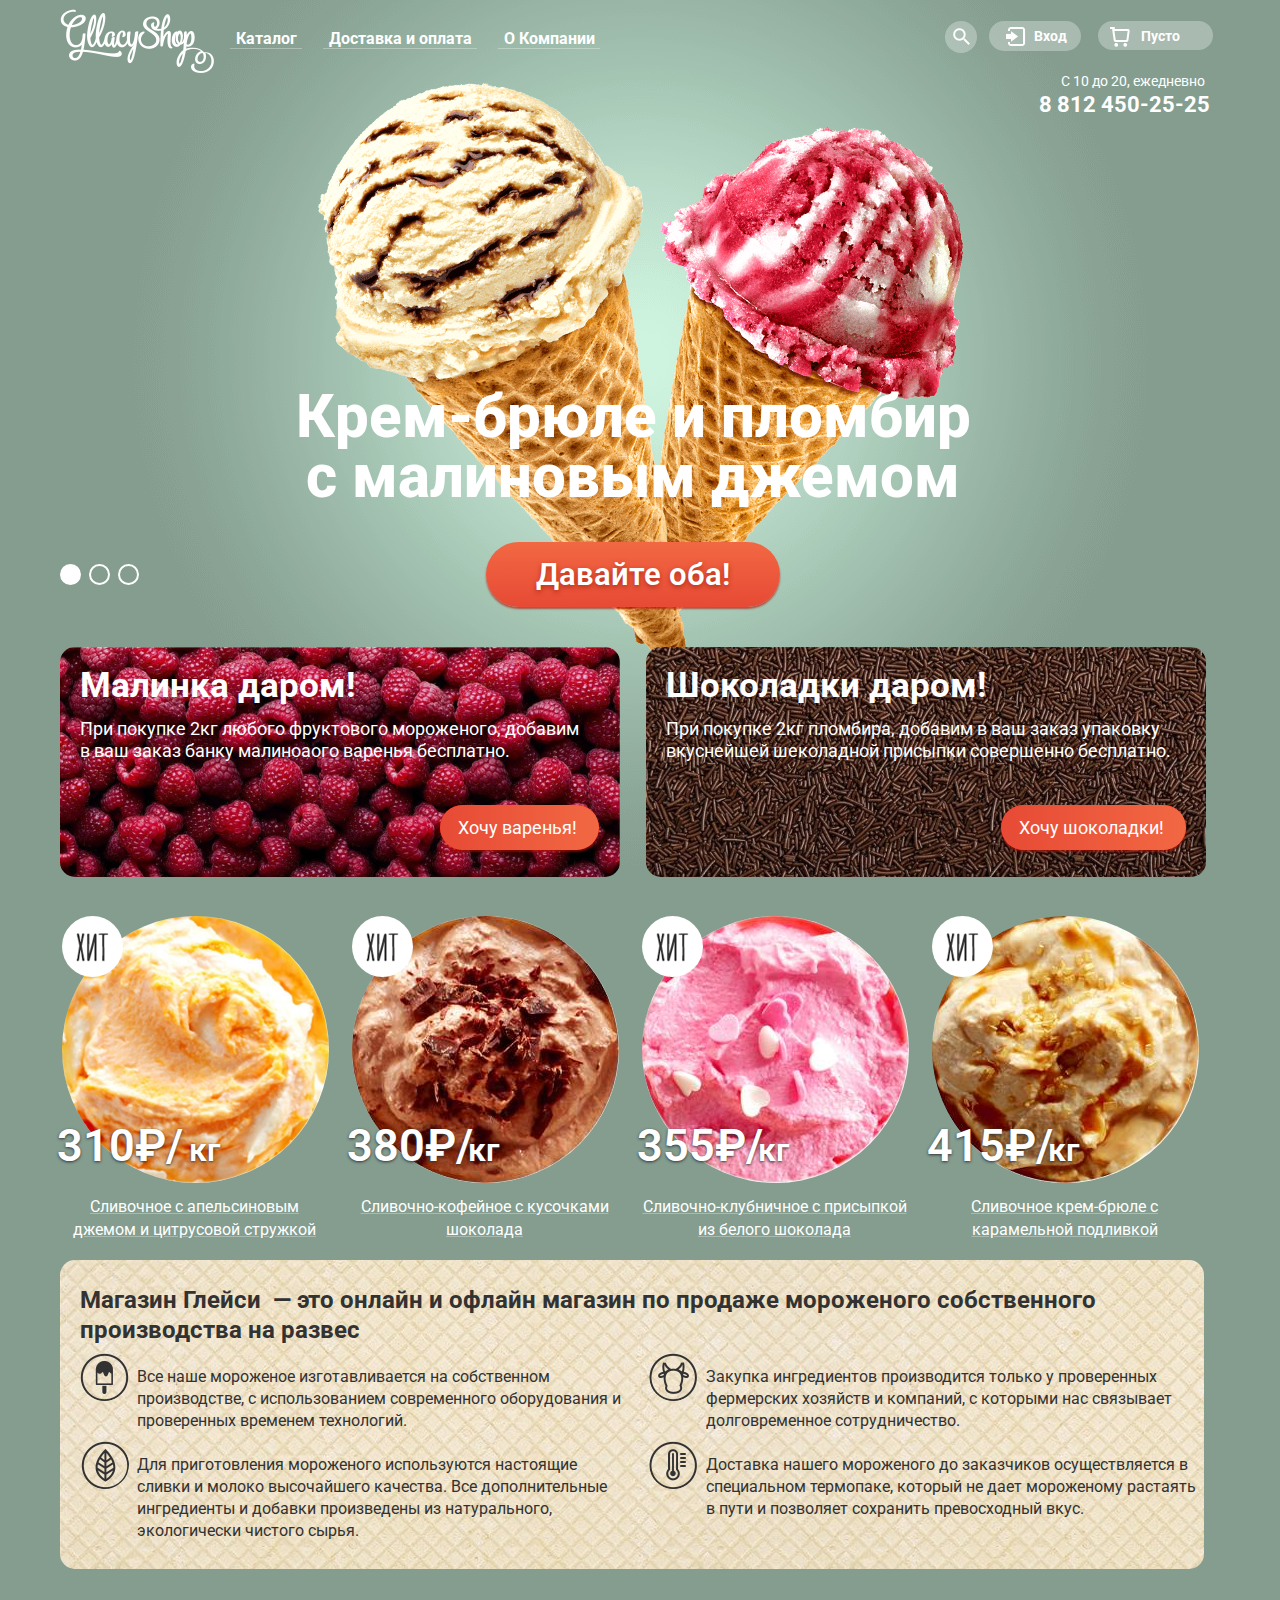
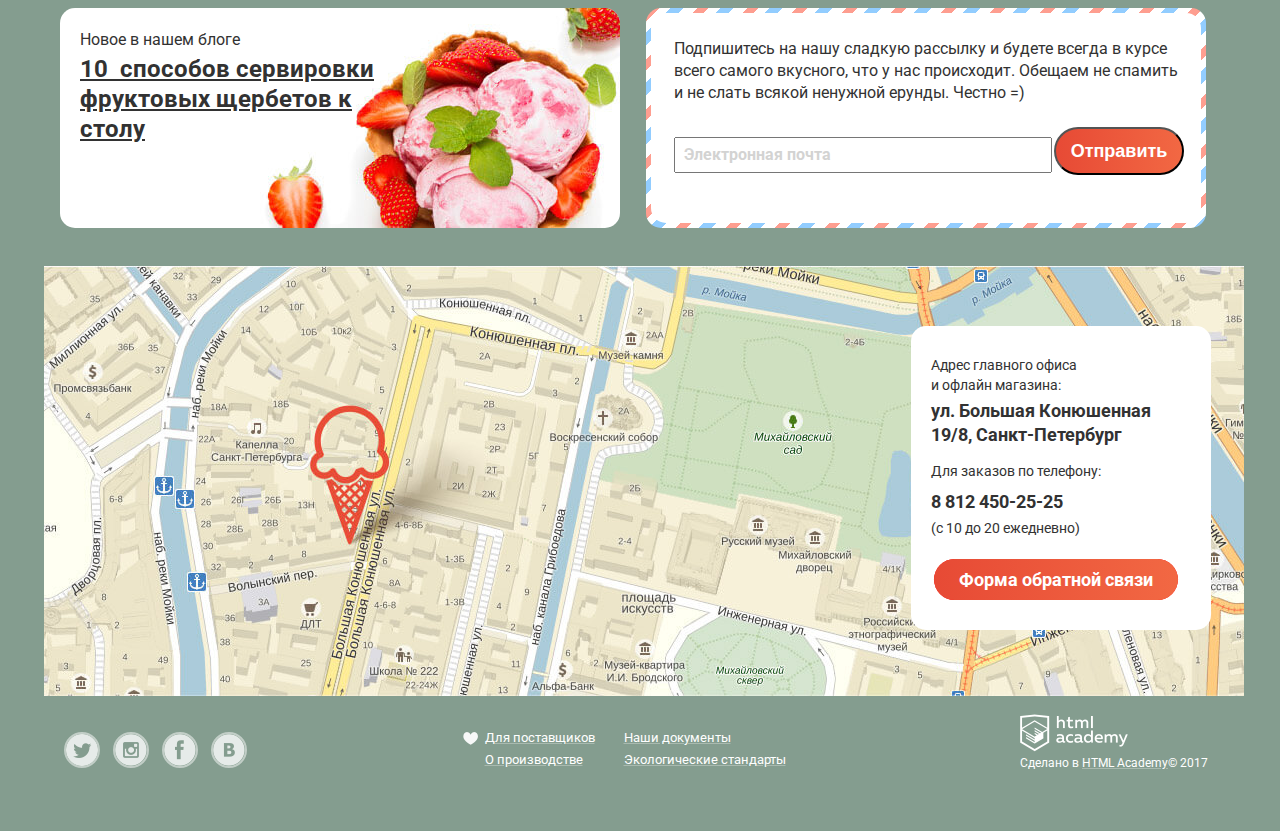
<file: index.html>
<!DOCTYPE html>
<html lang="ru">
  <head>
    <meta charset="utf-8">
    <title>HTML Academy: Глейси</title>
		<link rel="stylesheet" href="https://fonts.googleapis.com/css?family=Roboto:400,700&amp;subset=cyrillic" >
		<link rel="stylesheet" href="css/normalize.css">
		<link rel="stylesheet" href="css/style.css">
  </head>
  <body>
		<input type="radio" id="btn-1" name="toggle" checked>
    <input type="radio" id="btn-2" name="toggle">
    <input type="radio" id="btn-3" name="toggle">			
		<div class="site-wrapper">
			<div class="content-wrapper">
				<header class="main-header header-catalog">
				<nav class="main-navigation">
					<a class="index-logo"><img src="img/Logo.png" width="154" height="64" alt="Logo"></a>
					<ul>
						<li class="first-menu one-units"><a class="menu-link" href="#">Каталог</a>
							<ul class="sub-menu">
								<li><a href="#">Новинки</a></li>
								<li><a href="catalog.html">Сливочное</a></li>
								<li><a href="#">Щербеты</a></li>
								<li><a href="#">Фруктовый лед</a></li>
								<li><a href="#">Мелорин</a></li>
							</ul>
						</li>				
						<li class="first-menu two-units"><a class="menu-link" href="#">Доставка и оплата</a></li>
						<li class="first-menu three-units"><a class="menu-link" href="#">О Компании</a></li>
					</ul>
				</nav>
				<div class="second-block">
					<div class="user-block">
						<div class="search-wrapper">
							<a href="#" class="users user-search">Поиск</a>
							<form class="search-form" action="https://echo.htmlacademy.ru" method="post">
								<input class="enter-search" id="what-look" type="search" >
								<label class="write-search" for="what-look">Что ищем?</label>
							</form>
						</div>	
						<div class="login-wrapper">
							<a class="users login" href="#">Вход</a>
							<form class="login-form" action="https://echo.htmlacademy.ru" method="post">
								<input class="login-email" id="email" type="email" name="email">
								<label class="label-email" for="email">Электронная почта</label>
								<input class="login-pas" id="password-label" type="password" name="password">
								<label class="label-password" for="password-label">Пароль</label>
								<div class="login-buttons clearfix">
									<input class="login-button-enter" type="submit" name="enter" value="ВОЙТИ">
									<div class="login-check">
										<a href="#">Забыли пароль?</a>
										<a href="#">Новая регистрация</a>
									</div>
								</div>
							</form>
						</div>
						<div class="basket-wrapper">
							<a class="users basket" href="#">&#160;Пусто&#160;</a>
						</div>	
					</div>
					<div class="user-info">
						<p>C 10 до 20, ежедневно</p>
						<a href="tel:8812450-25-25">8 812 450-25-25</a>
					</div>	
				</div>
				</header>
				<main>
					<div class="slider">
						<div class="slide" id="slide1">
							<div class="slide-title">Крем-брюле и пломбир с малиновым джемом
							</div>
							<a class="slide-btn" href="#">Давайте оба!</a>
						</div>
						<div class="slide" id="slide2">
							<div class="slide-title">Шоколадный пломбир и лимонный сорбет
							</div>
							<a class="slide-btn" href="#">Давайте оба!</a>
						</div>
						<div class="slide" id="slide3">
							<div class="slide-title">Пломбир с помадкой и клубничный щербет
							</div>
							<a class="slide-btn" href="#">Давайте оба!</a>
						</div>
						<div class="slider-controls">
							<label for="btn-1"></label>
							<label for="btn-2"></label>
							<label for="btn-3"></label>
						</div>
					</div>
					<section class="promotional-offers clearfix ">	
						<h2>promotional offers</h2>
						<div class="promotional-left">
							<div class="promotional-item">
								<h3>Малинка даром!</h3>
								<p>При покупке 2кг любого фруктового мороженого, добавим в ваш заказ банку малиноаого варенья бесплатно.</p>
							</div>
							<a href="#">Хочу варенья!</a>
						</div>
						<div class="promotional-right">
							<div class="promotional-item">
								<h3>Шоколадки даром!</h3>
								<p>При покупке 2кг пломбира, добавим в ваш заказ упаковку вкуснейшей шеколадной присыпки совершенно бесплатно.</p>
							</div>
							<a href="#">Хочу шоколадки!</a>
						</div>
					</section>	
					<section class="index-content clearfix">
						<h2>Хиты продаж</h2>
						<article class="catalog-item">
							<div class="hit">
							</div>
							<img src="img/orange.jpg" width="267" height="267" alt="Сливочное с апельсиновым джемом и цитрусовой стружкой">
							<span class="price">310&#8381;/
								<span class="units">кг</span>
							</span>
							<p><a class="purchase-link" href="#"><span>Сливочное с апельсиновым джемом и цитрусовой стружкой</span></a></p>
							<div class="quick-view-wrap">
								<a class="quick-view" href="#" target="_blank">Быстрый просмотр</a>
							</div>
						</article>
						<article class="catalog-item">
							<div class="hit">
							</div>
							<img src="img/coffee.jpg" width="267" height="267" alt="Сливочно-кофейное с кусочками шоколада">
							<span class="price">380&#8381;/<span class="units">кг</span></span>
							<p><a class="purchase-link" href="#"><span>Сливочно-кофейное с кусочками шоколада</span></a></p>
							<div class="quick-view-wrap">
								<a class="quick-view" href="#" target="_blank">Быстрый просмотр</a>
							</div>
						</article>
						<article class="catalog-item">
							<div class="hit">
							</div>
							<img src="img/strawberry.jpg" width="267" height="267" alt="Сливочно-клубничное с присыпкой из белого шоколада">
							<span class="price">355&#8381;/<span class="units">кг</span></span>
							<p><a class="purchase-link" href="#"><span>Сливочно-клубничное с присыпкой из белого шоколада</span></a></p>
							<div class="quick-view-wrap">
								<a class="quick-view" href="#" target="_blank">Быстрый просмотр</a>
							</div>
						</article>
						<article class="catalog-item margin-none">
							<div class="hit">
							</div>
							<img src="img/creme-brulee.jpg" width="267" height="267" alt="Сливочное крем-брюле с карамельной подливкой">
							<span class="price">415&#8381;/<span class="units">кг</span></span>
							<p><a class="purchase-link" href="#"><span>Сливочное крем-брюле с карамельной подливкой</span></a></p>
							<a class="quick-view" href="#" target="_blank">Быстрый просмотр</a>
						</article>
					</section>	
					<section class="our-production" >
						<h2>Магазин Глейси   &nbsp;— это онлайн и офлайн магазин по продаже мороженого собственного производства на развес</h2>
						<div class="production-wrapper">
							<div class="production-item">
								<p class="ice-paragraph">Все наше мороженое изготавливается на собственном производстве, с использованием современного оборудования и проверенных временем технологий.</p>
								<p class="sheet-paragraph">Для приготовления мороженого используются настоящие сливки и молоко высочайшего качества. Все дополнительные ингредиенты и добавки произведены из натурального, экологически чистого сырья.</p> 
							</div>
							<div class="production-item">
								<p class="cow-paragraph">Закупка ингредиентов  производится только у проверенных фермерских хозяйств и компаний, с которыми нас связывает долговременное сотрудничество.</p>
								<p class="thermometr-paragraph">Доставка нашего мороженого до заказчиков осуществляется в специальном термопаке, который не дает мороженому растаять в пути и позволяет сохранить превосходный вкус.</p>
							</div>
						</div>
					</section>
					<section class="blog clearfix">
						<h3>BLOG</h3>
						<div class="blog-info">
							<p>Новое в нашем блоге</p>
							<a href="#">10 &#160;способов сервировки фруктовых щербетов к столу</a>
						</div>
						<div class="blog-wrapper">
							<div class="blog-form clearfix">
								<p>Подпишитесь на нашу сладкую рассылку и будете всегда в курсе всего самого вкусного, что у нас происходит. Обещаем не спамить и не слать всякой ненужной ерунды. Честно =) </p>
								<form class="news-form" action="https://echo.htmlacademy.ru" method="post">
									<input class="enter-email-blog" type="email" name="email"  id="email-blog">
									<label class="label-email-blog" for="email-blog">Электронная почта</label>
									<button class="btn" type="submit">Отправить</button>
								</form>
							</div>	
						</div>
					</section>
					<section class="about-us">
						<h3>about-us</h3>
						<img src="img/map.jpg" width="1200" height="430" alt="MAP">
						<div class="our-adress">
							<p>Адрес главного офиса<br>
							и офлайн магазина:</p>
							<p><b>ул. Большая Конюшенная<br> 19/8, Санкт-Петербург</b></p>
							<p>Для заказов по телефону:</p>
							<p><a href="tel:8812450-25-25"><b>8 812 450-25-25</b></a></p>
							<p>(с 10 до 20 ежедневно)</p>
							<p><a href="modal-content.html" class="feedback-btn">Форма обратной связи</a></p>
						</div>
					</section>
				</main>
				<div class="modal-wrapper">
				 	<div class="modal-content">
				  	<button class="modal-content-close" type="button" title="Закрыть">Закрыть</button>
					  <form class="feedback-form" action="https://echo.htmlacademy.ru" method="post">
							<b>Мы обязательно вам ответим!</b>
							<input class="modal-name" type="text" id="name" name="name">
							<label for="name">Как вас зовут?</label>
							<input class="modal-email" type="email" id="email-adress" name="email">
							<label for="email-adress">Ваша почта для ответа?</label>
							<textarea  class="modal-suggestions" id="suggestions" name="suggestions"></textarea>
							<label for="suggestions">Напишите что нибудь</label>
							<input class="suggestions-btn" type="submit" name="submit" value="Отправить">
						</form>
					</div>	
				</div>
				<footer class="main-footer">
					<section class="footer-social">
						<h3>social</h3>
						<a class="social social-tw" href="https://twitter.com/?lang=ru" target="_blank">Твитер</a>
						<a class="social social-inst" href="https://www.instagram.com/" target="_blank">Инстаграм</a>
						<a class="social social-fb" href="https://www.facebook.com/" target="_blank">Фейсбук</a>
						<a class="social social-vk" href="https://vk.com/feed" target="_blank">Вконтакте</a>
					</section>
					<div class="documentation-unit">
						<a class="doc-item for-suppliers" href="#"><span>Для поставщиков</span></a>
						<a class="doc-item about-production" href="#"><span>О производстве</span></a>
						<a class="doc-item our-documents" href="#"><span>Наши документы</span></a>
						<a class="doc-item environmental-standards" href="#"><span>Экологические стандарты</span></a>
					</div>
					<div class="copyright">
						<a class="btn" href="https://htmlacademy.ru"><img src="img/html_academy.png" width="108" height="38" alt="HTML Academy"></a>
						<p>Сделано в <a class="btn-text" href="https://htmlacademy.ru"><span>HTML Academy</span></a>&#169; 2017</p>
					</div>
				</footer>
			</div>
		</div>
  </body>
</html>
</file>
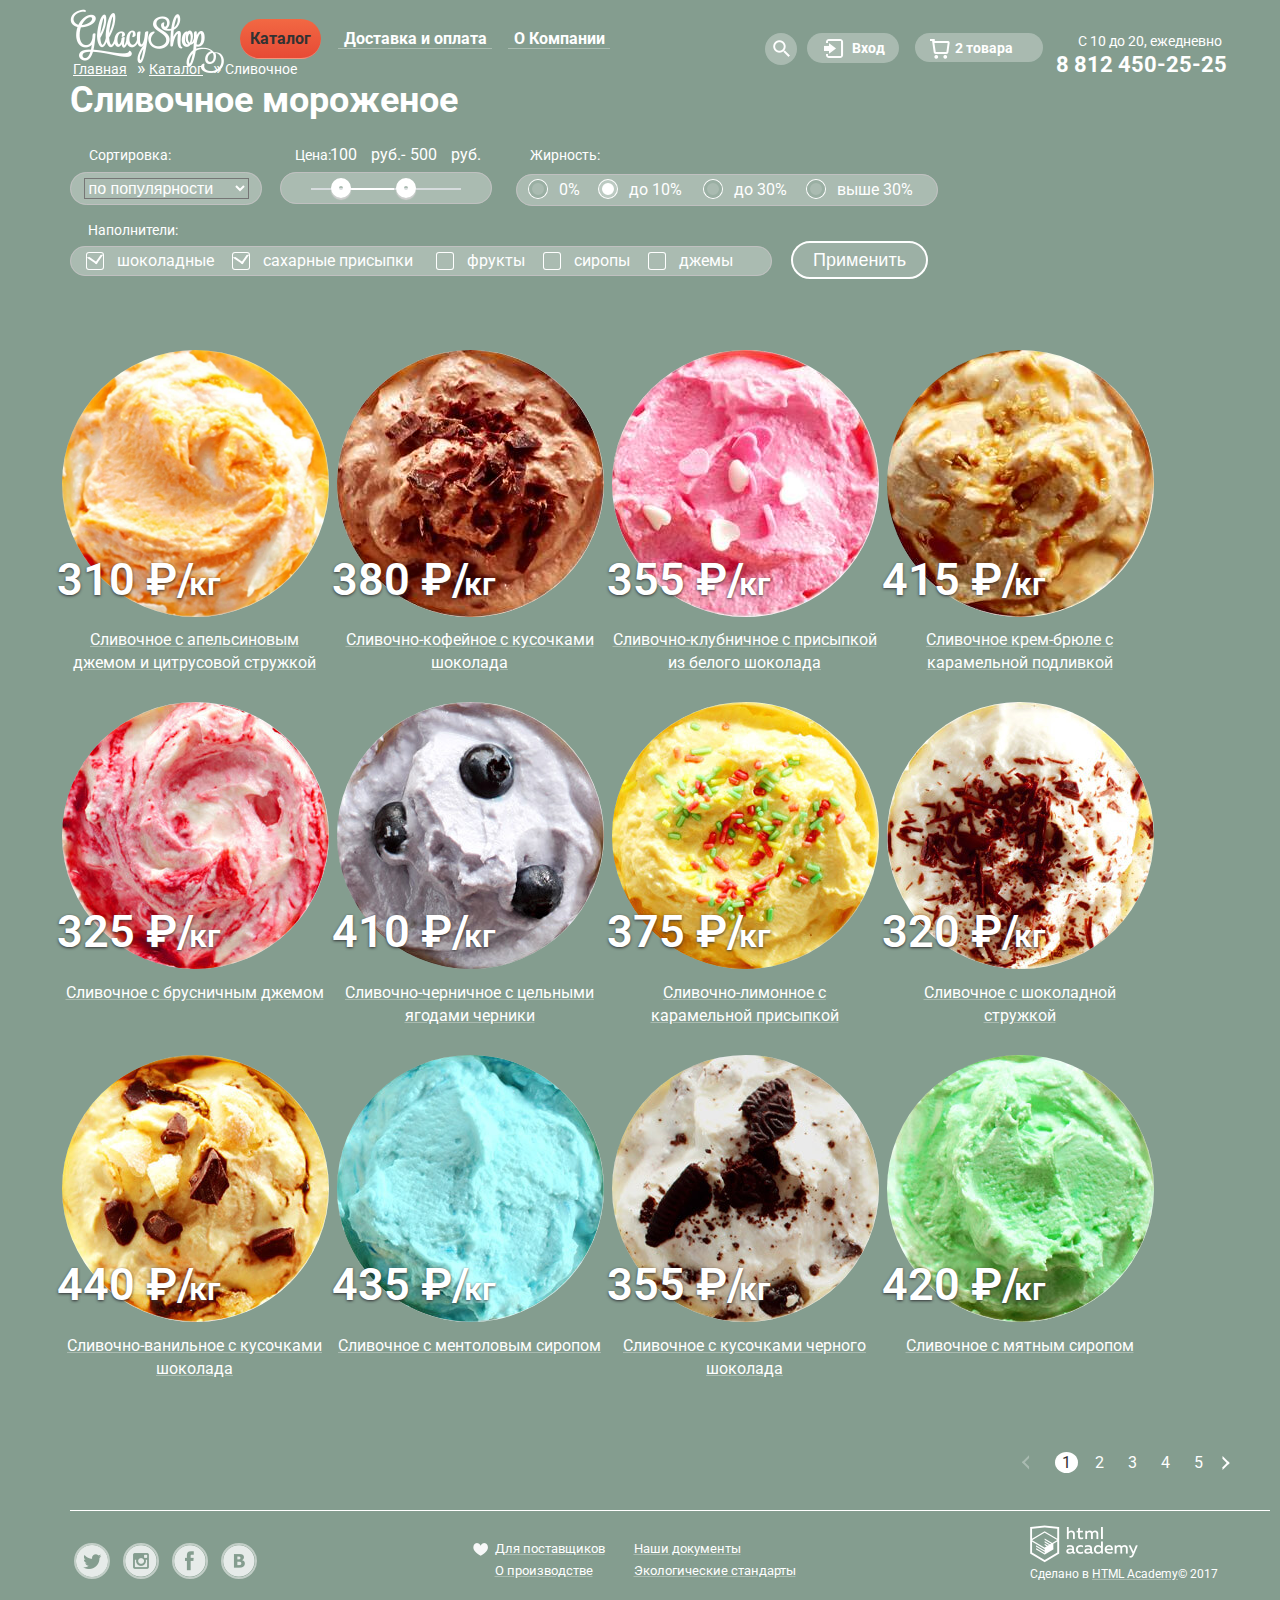
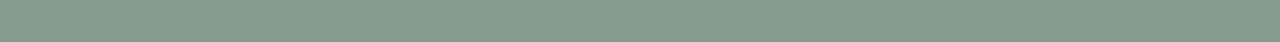
<file: catalog.html>
<!DOCTYPE html>
<html lang="ru">
	<head>
    <meta charset="utf-8">
    <title>HTML Academy: Глейси</title>
		<link rel="stylesheet" href="https://fonts.googleapis.com/css?family=Roboto:400,700&amp;subset=cyrillic" >
		<link rel="stylesheet" href="css/normalize.css">
		<link rel="stylesheet" href="css/style.css">
  </head>
  <body>
		<div class="catalog-page">
			<div class="content-wrapper">
				<header class="main-header">
					<nav class="main-navigation">
						<a class="index-logo" href="index.html"><img src="img/Logo.png" width="154" height="64" alt="Logo"></a>
						<ul>
							<li class="first-menu one-units active"><a class="menu-link">Каталог</a>
								<ul class="sub-menu">
									<li><a href="#">Новинки</a></li>
									<li class="sub-menu-active"><a>Сливочное</a></li>
									<li><a href="#">Щербеты</a></li>
									<li><a href="#">Фруктовый лед</a></li>
									<li><a href="#">Мелорин</a></li>
								</ul>
							</li>				
							<li class="first-menu two-units"><a class="menu-link" href="#">Доставка и оплата</a></li>
							<li class="first-menu three-units"><a class="menu-link" href="#">О Компании</a></li>
						</ul>
					</nav>
					<div class="second-block">
						<div class="second-block">
					<div class="user-block">
						<div class="active-user-block  search-wrapper">
							<a href="#" class="users user-search">Поиск</a>
							<form class="search-form" action="https://echo.htmlacademy.ru" method="post">
								<input class="enter-search" id="what-look" type="search" >
								<label class="write-search" for="what-look">Что ищем?</label>
							</form>
						</div>	
						<div class="active-user-block  login-wrapper">
							<a class="users login" href="#">Вход</a>
							<form class="login-form" action="https://echo.htmlacademy.ru" method="post">
								<input class="login-email" id="email" type="email" name="email">
								<label class="label-email" for="email">Электронная почта</label>
								<input class="login-pas" id="password-label" type="password" name="password">
								<label class="label-password" for="password-label">Пароль</label>
								<div class="login-buttons clearfix">
									<input class="login-button-enter" type="submit" name="enter" value="ВОЙТИ">
									<div class="login-check">
										<a href="#">Забыли пароль?</a>
										<a href="#">Новая регистрация</a>
									</div>
								</div>
							</form>
						</div>
						<div class="active-user-block  basket-wrapper">
								<a class="users basket basket-active" href="#">2 товара</a>
								<div class="basket-of-goods">
									<div class="table-goods">
										<ul>
											<li class="closed">
												<div class="modal-content-close">
												</div>
											</li>
											<li><img src="img/orange.jpg" width="35" height="35" alt="Сливочное с апельсиновым джемом и цитрусовой стружкой"></li>
											<li>Сливочное с апельсиновым джемом</li>
											<li class="weight-price">1,5кг&#215;<span>200р.</span></li>
											<li>300р.</li>
										</ul>
										<ul>
											<li class="closed">
												<div class="modal-content-close">
												</div>
											</li>
											<li><img src="img/strawberry.jpg" width="35" height="35" alt="Сливочно-клубничное с присыпкой из белого шоколада"></li>
											<li>Клубничный пломбир с присыпкой из белого шоколада</li>
											<li class="weight-price">1,5кг&#215;<span>300р.</span></li>
											<li>450р.</li>
										</ul>
									</div>
									<span class="sum">Итого: 750р.</span><br>
									<input type="submit" name="submit-basket" value="Оформить заказ">
								</div>	
							</div>
					<div class="user-info">
						<p>C 10 до 20, ежедневно</p>
						<a href="tel:8812450-25-25">8 812 450-25-25</a>
					</div>	
				</div>
				</header>
				</header>
				<main class="elevator">
					<div class="breadcrumbs">
						<a href="index.html">Главная</a>&#187;
						<a  href="#">Каталог</a>&#187;
						<a>Сливочное</a>
					</div>
					<h1 class="main-header-page">Сливочное мороженое</h1>
					<form class="form-sorting clearfix" action="https://echo.htmlacademy.ru" method="post">
						<label class="sort sort-parameter">Сортировка:</label>
						<div class="sort-menu-top clearfix">
							<fieldset class="sorting sorting-item">
								<select>
									<option selected>по популярности</option>
									<option>сначала недорогие</option>
									<option>сначала дорогие</option>
									<option>по жирности</option>
								</select>
							</fieldset>
							<label class="sort sort-price">Цена:</label>
							<fieldset class="sorting sorting-price">
								<div class="range-filter">
									<div class="price-controls">
										<label class="min-price"><input class="enter-min-price" name="min-price" type="text" value="100">руб.-</label>
										<label class="max-price"><input class="enter-max-price" name="max-price" type="text" value="500">руб.</label>
									</div>
									<div class="range-controls">
										<div class="scale">
											<div class="bar">
											</div>
										</div>
										<div class="toggle toggle-min">
										</div>
										<div class="toggle toggle-max">
										</div>
									</div>
								</div>
							</fieldset>
							<label class="sort sort-fatness">Жирность:</label>
							<fieldset class="sorting sorting-fatness">
								<input class="sort-radio" type="radio" name="fatness" value="zero-percent" id="zero-percent">
								<label class="radio-marg-first" for="zero-percent">0%</label>
								<input class="sort-radio" type="radio" name="fatness" value="ten-percent" id="ten-percent" checked>
								<label class="radio-marg-two" for="ten-percent">до 10%</label>
								<input class="sort-radio" type="radio" name="fatness" value="thirty-percent" id="thirty-percent">
								<label class="radio-marg-three" for="thirty-percent">до 30%</label>
								<input class="sort-radio" type="radio" name="fatness" value="morethirty-percent" id="morethirty-percent">
								<label class="radio-marg-fore" for="morethirty-percent">выше 30%</label>
							</fieldset>
						</div>
						<div class="sort-menu-bottom clearfix">	
							<label class="sort sort-fillers">Наполнители:</label>
							<fieldset class="sorting sorting-fillers">
								<input type="checkbox" name="chocolate"  id="chocolate" checked>
								<label class="check-marg-first" for="chocolate">шоколадные</label>
								<input type="checkbox" name="sugar-powder"  id="sugar-powder" checked>
								<label class="check-marg-two" for="sugar-powder">сахарные присыпки</label>
								<input type="checkbox" name="fruit"  id="fruit">
								<label class="check-marg-three" for="fruit">фрукты</label>
								<input type="checkbox" name="syrups"  id="syrups">
								<label class="check-marg-fore" for="syrups">сиропы</label>
								<input type="checkbox" name="jams"  id="jams">
								<label class="check-marg-five" for="jams">джемы</label>
							</fieldset>
							<button class="sorting btn-sort" type="submit">Применить</button>
						</div>
					</form>
					<div class="index-content goods-container clearfix">
						<div class="fourth">
							<article class="catalog-item">
								<img src="img/orange.jpg" width="267" height="267" alt="Сливочное с апельсиновым джемом и цитрусовой стружкой">
								<span class="price">310 &#8381;/<span class="units">кг</span></span>
								<p><a class="purchase-link" href="#"><span>Сливочное с апельсиновым джемом и цитрусовой стружкой</span></a></p>
								<div class="quick-view-wrap">
									<a class="quick-view" href="#" target="_blank">Быстрый просмотр</a>
								</div>
							</article>
						</div>
						<div class="fourth">
							<article class="catalog-item">
								<img src="img/coffee.jpg" width="267" height="267" alt="Сливочно-кофейное с кусочками шоколада">
								<span class="price">380 &#8381;/<span class="units">кг</span></span>
								<p><a class="purchase-link" href="#"><span>Сливочно-кофейное с кусочками шоколада</span></a></p>
								<div class="quick-view-wrap">
									<a class="quick-view" href="#" target="_blank">Быстрый просмотр</a>
							</div>
							</article>
						</div>	
						<div class="fourth">	
							<article class="catalog-item">
								<img src="img/strawberry.jpg" width="267" height="267" alt="Сливочно-клубничное с присыпкой из белого шоколада">
								<span class="price">355 &#8381;/<span class="units">кг</span></span>
								<p><a class="purchase-link" href="#"><span>Сливочно-клубничное с присыпкой из белого шоколада</span></a></p>
								<div class="quick-view-wrap">
									<a class="quick-view" href="#" target="_blank">Быстрый просмотр</a>
								</div>
							</article>
						</div>
						<div class="fourth">		
							<article class="catalog-item  margin-none">
								<img src="img/creme-brulee.jpg" width="267" height="267" alt="Сливочное крем-брюле с карамельной подливкой">
								<span class="price">415 &#8381;/<span class="units">кг</span></span>
								<p><a class="purchase-link" href="#"><span>Сливочное крем-брюле с карамельной подливкой</span></a></p>
								<div class="quick-view-wrap">
									<a class="quick-view" href="#" target="_blank">Быстрый просмотр</a>
								</div>
							</article>
						</div>
						<div class="fourth">
							<article class="catalog-item">
								<img src="img/cowberry.jpg" width="267" height="267" alt="Сливочное с брусничным джемом">
								<span class="price">325 &#8381;/<span class="units">кг</span></span>
								<p><a class="purchase-link" href="#"><span>Сливочное с брусничным джемом</span></a></p>
								<div class="quick-view-wrap">
									<a class="quick-view" href="#" target="_blank">Быстрый просмотр</a>
								</div>
							</article>
						</div>	
						<div class="fourth">
							<article class="catalog-item">
								<img src="img/bilberry.jpg" width="267" height="267" alt="Сливочно-черничное с цельными ягодами черники ">
								<span class="price">410 &#8381;/<span class="units">кг</span></span>
								<p><a class="purchase-link" href="#"><span>Сливочно-черничное с цельными ягодами черники</span></a></p>
								<div class="quick-view-wrap">
									<a class="quick-view" href="#" target="_blank">Быстрый просмотр</a>
								</div>
							</article>
						</div>
						<div class="fourth">
							<article class="catalog-item">
								<img src="img/lime.jpg" width="267" height="267" alt="Сливочно-лимонное с карамельной присыпкой">
								<span class="price">375 &#8381;/<span class="units">кг</span></span>
								<p><a class="purchase-link" href="#"><span>Сливочно-лимонное с карамельной присыпкой</span></a></p>
								<div class="quick-view-wrap">
									<a class="quick-view" href="#" target="_blank">Быстрый просмотр</a>
								</div>
							</article>
						</div>
						<div class="fourth ">
							<article class="catalog-item margin-none">
								<img src="img/chocolate.jpg" width="267" height="267" alt="Сливочное с шоколадной стружкой">
								<span class="price">320 &#8381;/<span class="units">кг</span></span>
								<p><a class="purchase-link" href="#"><span>Сливочное с шоколадной стружкой</span></a></p>
								<div class="quick-view-wrap">
									<a class="quick-view" href="#" target="_blank">Быстрый просмотр</a>
								</div>
							</article>
						</div>
						<div class="fourth">
							<article class="catalog-item">
								<img src="img/vanilla.jpg" width="267" height="267" alt="Сливочно-ванильное с кусочками шоколада">
								<span class="price">440 &#8381;/<span class="units">кг</span></span>
								<p><a class="purchase-link" href="#"><span>Сливочно-ванильное с кусочками шоколада</span></a></p>
								<div class="quick-view-wrap">
									<a class="quick-view" href="#" target="_blank">Быстрый просмотр</a>
								</div>
							</article>
						</div>
						<div class="fourth">
							<article class="catalog-item">
								<img src="img/menthol.jpg" width="267" height="267" alt="Сливочноe с ментоловым сиропом">
								<span class="price">435 &#8381;/<span class="units">кг</span></span>
								<p><a class="purchase-link" href="#"><span>Сливочноe с ментоловым сиропом</span></a></p>
								<div class="quick-view-wrap">
									<a class="quick-view" href="#" target="_blank">Быстрый просмотр</a>
								</div>
							</article>
						</div>
						<div class="fourth">		
							<article class="catalog-item">
								<img src="img/black-chocolate.jpg" width="267" height="267" alt="Сливочное с кусочками черного шоколада">
								<span class="price">355 &#8381;/<span class="units">кг</span></span>
								<p><a class="purchase-link" href="#"><span>Сливочное с кусочками черного шоколада</span></a></p>
								<div class="quick-view-wrap">
									<a class="quick-view" href="#" target="_blank">Быстрый просмотр</a>
								</div>
							</article>
						</div>
						<div class="fourth ">		
							<article class="catalog-item margin-none">
								<img src="img/mint.jpg" width="267" height="267" alt="Сливочное с мятным сиропом">
								<span class="price">420 &#8381;/<span class="units">кг</span></span>
								<p><a class="purchase-link" href="#"><span>Сливочное с мятным сиропом</span></a></p>
								<div class="quick-view-wrap">
									<a class="quick-view" href="#" target="_blank">Быстрый просмотр</a>
								</div>
							</article>
						</div>	
					</div>
					<ul class="page-number">
						<li class="back-wrapper"><a class="back"  href="#">назад</a></li>
						<li><a class="number active-number" disabled>1</a></li>
						<li><a class="number number-two" href="#">2</a></li>	
						<li><a class="number number-three" href="#">3</a></li>
						<li><a class="number number-fore" href="#">4</a></li>
						<li><a class="number number-five" href="#">5</a><li>
						<li class="forward-wrapper"><a  class="forward" href="#">вперед</a></li>
					</ul>
				</main>
				<footer class="main-footer footer-catalog">
					<section class="footer-social">
						<h3>social</h3>
						<a class="social social-tw" href="https://twitter.com/?lang=ru" target="_blank">Твитер</a>
						<a class="social social-inst" href="https://www.instagram.com/" target="_blank">Инстаграм</a>
						<a class="social social-fb" href="https://www.facebook.com/" target="_blank">Фейсбук</a>
						<a class="social social-vk" href="https://vk.com/feed" target="_blank">Вконтакте</a>
					</section>
					<div class="documentation-unit">
						<a class="doc-item for-suppliers" href="#"><span>Для поставщиков</span></a>
						<a class="doc-item about-production" href="#"><span>О производстве</span></a>
						<a class="doc-item our-documents" href="#"><span>Наши документы</span></a>
						<a class="doc-item environmental-standards" href="#"><span>Экологические стандарты</span></a>
					</div>
					<div class="copyright">
						<a class="btn" href="https://htmlacademy.ru"><img src="img/html_academy.png" width="108" height="38" alt="HTML Academy"></a>
						<p>Сделано в <a class="btn-text" href="https://htmlacademy.ru"><span>HTML Academy</span></a>&#169; 2017</p>
					</div>
				</footer>
			</div>
		</div>
  </body>
</html>
</file>
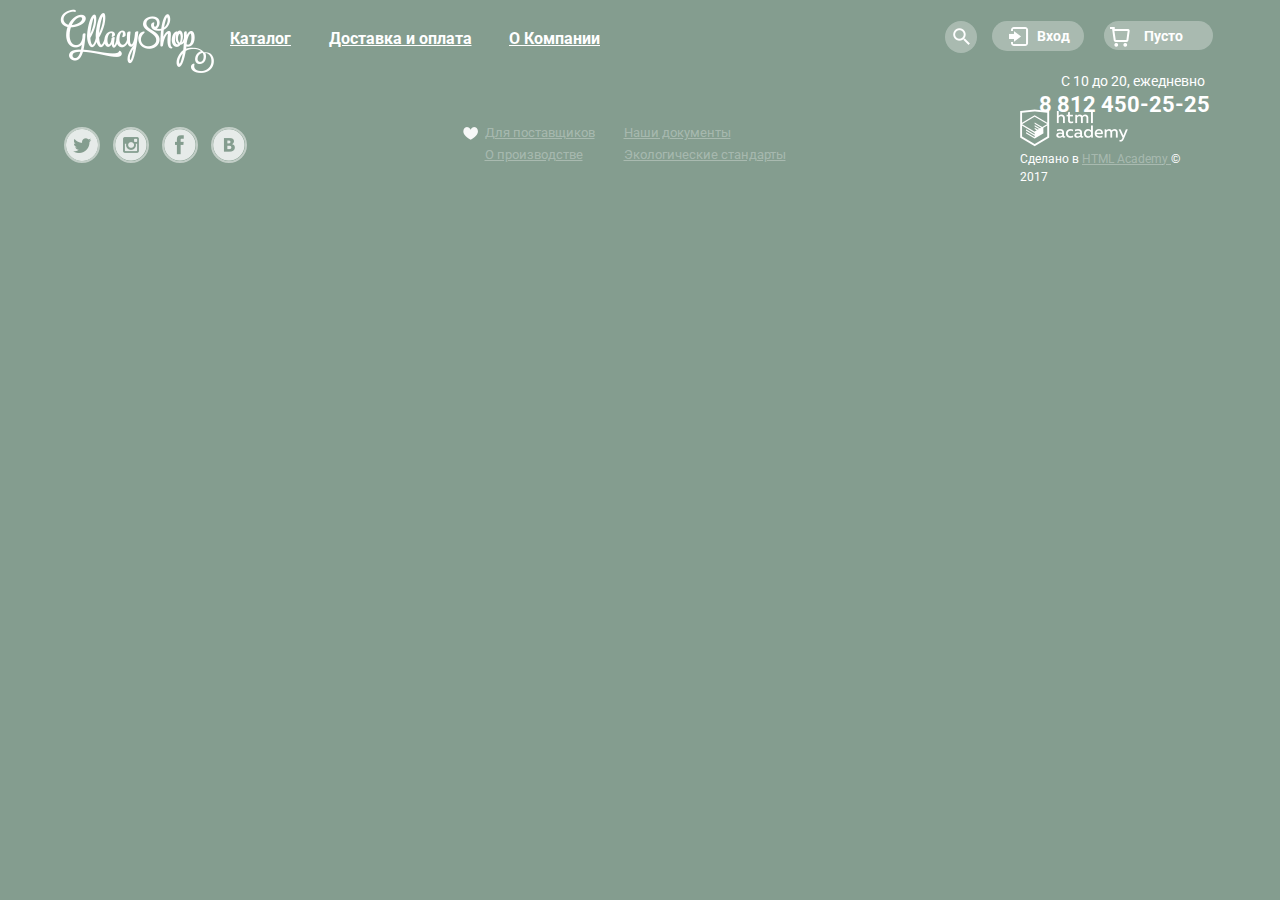
<file: modal-content.html>
<!DOCTYPE html>
<html lang="ru">
  <head>
    <meta charset="utf-8">
    <title>HTML Academy: Глейси</title>
	<link rel="stylesheet" href="https://fonts.googleapis.com/css?family=Roboto:400,700&amp;subset=cyrillic" >
	<link rel="stylesheet" href="css/normalize.css">
	<link rel="stylesheet" href="css/style.css">
  </head>
  <body>
		<div class="">
     <div class="content-wrapper">
			<header class="main-header">
				<nav class="main-navigation">
					<a href="index.html"><img src="img/Logo.png" width="154" height="64" alt="Logo"></a>
					<ul>
						<li class="first-menu one-units"><a href="#">Каталог</a>
							<ul class="sub-menu">
								<li><a href="#">Новинки</a></li>
								<li><a href="catalog.html">Сливочное</a></li>
								<li><a href="#">Щербеты</a></li>
								<li><a href="#">Фруктовый лед</a></li>
								<li><a href="#">Мелорин</a></li>
							</ul>
						</li>				
						<li class="first-menu two-units"><a href="#">Доставка и оплата</a></li>
						<li class="first-menu three-units"><a href="#">О Компании</a></li>
					</ul>
				</nav>
				<div class="second-block">
					<div class="user-block">
						<div class="search-wrapper">
							<a href="#" class="users user-search">Поиск</a>
							<form class="search-form" action="https://echo.htmlacademy.ru" method="post">
								<input id="what-look" type="search" >
								<label for="what-look">Что ищем?</label>
							</form>
						</div>	
						<div class="login-wrapper">
							<a class="users login" href="#">Вход</a>
							<form class="login-form" action="https://echo.htmlacademy.ru" method="post">
								<input class="login-email" id="email" type="email" name="email">
								<label class="label-email" for="email">Электронная почта</label>
								<input id="password-label" type="password" name="password">
								<label class="label-password" for="password-label">Пароль</label>
								<div class="login-butons">
									<input type="submit" name="enter" value="ВОЙТИ">
									<div class="login-check">
										<a href="#">Забыли пароль?</a>
										<a href="#">Новая регистрация</a>
									</div>
								</div>
							</form>
						</div>
						<div class="basket-wrapper">
							<a class="users basket" href="#">Пусто</a>
						</div>	
					</div>
					<div class="user-info">
						<p>C 10 до 20, ежедневно</p>
						<a href="tel:8812450-25-25">8 812 450-25-25</a>
					</div>	
				</div>
			</header>
			<main>
				<div class="modal-wrapper">
				 	<div class="modal-content">
				  	<button class="modal-content-close" type="button" title="Закрыть">Закрыть</button>
					  <form class="feedback-form" action="https://echo.htmlacademy.ru" method="post">
							<b>Мы обязательно вам ответим!</b>
							<input class="modal-name" type="text" id="name" name="name">
							<label for="name">Как вас зовут?</label>
							<input class="modal-email" type="email" id="email-adress" name="email">
							<label for="email-adress">Ваша почта для ответа?</label>
							<textarea  class="modal-suggestions" id="suggestions" name="suggestions"></textarea>
							<label for="suggestions">Напишите что нибудь</label>
							<input type="submit" name="submit" value="Отправить">
						</form>
					</div>	
				</div>
		  </main>
		<footer class="main-footer">
			<section class="footer-social">
					<h3>social</h3>
					<a class="social social-tw" href="https://twitter.com/?lang=ru" target="_blank">Твитер</a>
					<a class="social social-inst" href="https://www.instagram.com/" target="_blank">Инстаграм</a>
					<a class="social social-fb" href="https://www.facebook.com/" target="_blank">Фейсбук</a>
					<a class="social social-vk" href="https://vk.com/feed" target="_blank">Вконтакте</a>
				</section>
				<div class="documentation-unit">
					<a class="doc-item for-suppliers" href="#">Для поставщиков</a>
					<a class="doc-item about-production" href="#">О производстве</a>
					<a class="doc-item our-documents" href="#">Наши документы</a>
					<a class="doc-item environmental-standards" href="#">Экологические стандарты</a>
				</div>
				<div class="copyright">
					<a class="btn" href="https://htmlacademy.ru"><img src="img/html_academy.png" width="108" height="38" alt="HTML Academy"></a>
					<p>Сделано в <a class="btn-text" href="https://htmlacademy.ru"> HTML Academy </a>&#169; 2017</p>
				</div>
		</footer>
		</div>
	</div>
  </body>
</html>
</file>
<file: css/style.css>
body {  
  margin: 0;
  padding: 0;
  font-size: 18px;
  font-family: "Roboto","Arial", sans-serif;
  line-height: 1.2;
  color: #ffffff;
  background-color: #849d8f; 
  min-width: 1200px;
}

body > input[type="radio"] {
  display: none;
}

.catalog-page {
  margin-left: 20px;
  min-width: 1200px;
}

.site-wrapper {
  background-repeat: no-repeat;
  background-position: top center;
  -webkit-transition: all 0.5s ease;
  transition: all 0.5s ease;
}

.site-wrapper::before,
.site-wrapper::after {
  content: "";
  visibility: hidden;
}

.site-wrapper::before {
  background-image: url("../img/ice_main1.png");
}

.site-wrapper::after {
  background-image: url("../img/ice_main2.png");
}

.content-wrapper {
  box-sizing: border-box;
  width: 1200px;
  padding: 0 20px;
  margin: 0 auto;
  padding-top: 9px;
}

.main-header {
  display: -webkit-box;
  display: -ms-flexbox;
  display: flex;
  -webkit-box-pack: justify;
  -ms-flex-pack: justify;
  justify-content: space-between;
  width: 1146px;
  margin-bottom: -15px;
}

.main-header a {
  font-size: 16px;
  line-height: 18px;
  font-weight: 700;
  color: #ffffff;  
}

.main-navigation {
  display: -webkit-box;
  display: -ms-flexbox;
  display: flex;
  -webkit-box-pack: justify;
  -ms-flex-pack: justify;
  justify-content: space-between;
  width: 540px;
}

.menu-link {
  color: #ffffff;
  border-bottom: 1px solid rgba(255, 255, 255, 0.3);
  text-decoration: none;
  padding: 10px 5px 0 6px; 
}

.main-navigation > ul {
  position: relative;
  display: -webkit-box;
  display: -ms-flexbox;
  display: flex;
  -webkit-box-pack: justify;
  -ms-flex-pack: justify;
  justify-content: space-between;
  -webkit-box-align: start;
  -ms-flex-align: start;
  align-items: flex-start;
  padding-left: 0;
  width: 370px;
  list-style: none; 
}

.first-menu {
  display: inline-block; 
  padding:  10;
  padding-left: 0;
  padding-right: 0;
  margin: 0; 
  padding-bottom: 20px;
 }

.first-menu:hover .menu-link {
  color: #323232;
}

.first-menu:hover > a {
  box-sizing: border-box;
  background-color: #ffffff;
  padding: 10px 5px 10px 6px;
  margin: 0;
  border-radius: 20px;
}

.active:hover > .menu-link {
 padding: 10px;
} 

.active > a{
  box-sizing: border-box;
  background: #f26843;
  background: -webkit-linear-gradient(top, #f26843 0%, #e74a35 100%);
  background:         linear-gradient(to bottom, #f26843 0%, #e74a35 100%);
  color: #323232;
  padding: 10px;
  
  margin: 0;
  border-radius: 20px;
}

.active {
  border: none;
  
}

.main-navigation .sub-menu {
  position: absolute;
  top: 35px;
  left: -10px;
  min-height: 170px;
  display: none;  
  list-style: none;
  padding: 10px 0;  
  margin: 0;
  background-color: #ffffff;
  border-radius: 15px;
  box-shadow: 0 20px 20px 0 rgba(0, 0, 0, 0.4); 
}

.sub-menu a {
  text-decoration: none;
  color: #323232;  
  vertical-align: bottom;;
}

.sub-menu li {
  padding: 0 20px;
  padding-bottom: 15px;
}

.sub-menu li:first-child {
  font-weight: bold;
  border-bottom: 1px solid #323232;
}

.first-menu:hover  .sub-menu {
  display: block;
  z-index: 100;
}

.sub-menu li:hover {
  background-color: #fbded7;
}

.sub-menu-active {
  background-color: #d07058;
  
}

.sub-menu li:active {
  background-color: #d07058;
}

.second-block {
  float: right;
  margin-top: 12px;
  min-width: 260px;
}

.user-block {
  position: relative;
  left: 7px;
  display: -webkit-box;
  display: -ms-flexbox;
  display: flex;
  -webkit-box-pack: justify;
  -ms-flex-pack: justify;
  justify-content: space-between;
}

.user-block a {
  font-size: 14px;
  line-height: 16px;
}

.user-block .users {
  text-decoration: none;
  background-color: rgba(255, 255, 255, 0.3);
}

 .user-block .user-search {
  display: inherit; 
  position: relative;
  left: -8px; 
  font-size: 0;
  padding-left: 0;
  margin-right: 0;
  width: 32px;
  height: 32px;
  border-radius: 50%;
}
.active-user-block {
}

.user-block .user-search::before {
  position: absolute;
  content: "";
  width: 22px;
  height: 22px;
  left: 5px;
  top: 6px;
  background: url("../img/sprite.png") no-repeat -689px -19px;
  border-radius: 50%;
}

.search-wrapper {
  position: relative;
  padding-bottom: 20px;
}

.search-wrapper .search-form {
  position: absolute;
  top: 40px;
  left: -345px; 
  display: none;
  min-width: 340px;  
  padding: 20px;
  padding-top: 20px;
  background-color: #ffffff;
  border-radius: 5px;
}

.search-wrapper:hover .search-form {
  display: block;
}

.enter-search {
  width: 310px;
  height: 40px;
  border: 1px solid #d3d3d2; 
}

.enter-search + .write-search{
  position: absolute;
  top: 30px;
  left: 40px;
  font-size: 16px;
  line-height: 24px;
  color: #d3d3d2;
  -webkit-transition: all 0.5s;
  transition: all 0.5s;
}

.enter-search:hover {
  border: 2px solid #d3d3d2; 
}

.enter-search:focus {
  border: 2px solid #8fbdec; 
}

.enter-search:focus + .write-search { 
  position: absolute;
  top: 5px;
  left: 30px;
  font-size: 11px;
  line-height: 13px;
  color: #8fbdec;
}

.user-block .user-search:hover::before {
  width: 32px;
  height: 32px;
  top: 0;
  left: 0;
  background: url("../img/sprite.png") no-repeat -721px -12px; 
}

.search-wrapper:hover .user-form {
  position: absolute;
  top: 0;
  left: 0;
  display: block;
  width: 440px;
  z-index: 80;
}

.user-block .login {
  position: relative;
  display: inherit;
  left: -8px;
  padding: 7px 14px 7px 45px;
  margin-left: 10px;
  border-radius: 20px;
  color: #ffffff; 
}
    
.user-block .login::before {
  position: absolute;
  content: "";
  top: 5px;
  left: 17px;
  width: 22px;
  height: 22px;
  background: url("../img/sprite.png") no-repeat  -275px -19px;
}

.user-block .login:hover {
  color: #323232;
  background-color: #ffffff;
}

.user-block .login:hover::before {
  width: 22px;
  height: 25px;
  top: 0;
  left: 17px;
  background: url("../img/sprite.png") no-repeat -315px -15px; 
}

.login-wrapper {
  position: relative;
  padding-bottom: 20px;
}

.login-wrapper .login-form {
  position: absolute;
  top: 40px;
  left: -210px; 
  display: none;
  max-width: 280px;  
  padding: 20px;
  padding-top: 20px;
  background-color: #ffffff;
  border-radius: 5px;
  z-index: 99;
}

.login-wrapper:hover .login-form {
  display: block;
}

.login-button-enter {
  float: left;
}

.login-check {
  float: right;
  display: flex;
  flex-direction: column;
}

.login-wrapper:hover .login-form {
  display: block;
}

.login-email,
.login-pas {
  width: 240px;
  height: 40px;
  border: 1px solid #d3d3d2; 
  border-radius: 5px;
  margin-bottom: 20px;
  
}

.login-wrapper a {
  color: #323232;
}

 .label-email {
  position: absolute;
  top: 30px;
  left: 40px;
  font-size: 16px;
  line-height: 24px;
  color: #d3d3d2;
}

.label-password {
  position: absolute;
  top: 95px;
  left: 40px;
  font-size: 16px;
  line-height: 24px;
  color: #d3d3d2;
}

.login-email:hover,
.login-pas:hover { 
  border: 3px solid #d3d3d2; 
  margin-bottom: 18px;
  padding: 0;
}

.login-email:focus,
.login-pas:focus {
  border: 3px solid #8fbdec; 
  padding-bottom: 0;
  padding-top: -1px;
}

.login-email:focus + .label-email { 
  position: absolute;
  top: 5px;
  left: 30px;
  font-size: 11px;
  line-height: 13px;
  color: #8fbdec;
}

.login-pas:focus + .label-password { 
  position: absolute;
  top: 70px;
  left: 30px;
  font-size: 11px;
  line-height: 13px;
  color: #8fbdec;
}

.login-butons {
  margin-top: 30px;
}

.login-button-enter {
  display: inline-block;
  padding: 10px 25px ;
  font-weight: bold;
  font-size: 18px;
  line-height: 24px;
  color: #ffffff;  
  background: #f26843;
  background: -webkit-linear-gradient(top, #f26843 0%, #e74a35 100%);
  background:         linear-gradient(to bottom, #f26843 0%, #e74a35 100%);
  border-radius: 40px;
}

.login-button-enter:hover {
  background: -webkit-linear-gradient(top, #f58669 0%, #ec6f5e 100%);
  background:         linear-gradient(to bottom, #f58669 0%, #ec6f5e 100%);
}

.login-button-enter:active {
  background: -webkit-linear-gradient(top, #d84732 0%, #e1613e 100%);
  background:         linear-gradient(to bottom, #d84732 0%, #e1613e 100%);
}

.login-butons a {
  font-size: 13px;
  line-height: 24px;
}

.login-butons a:hover {
  color: #e84d37;
}

.login-butons a:active {
  color: #e84d37;
}

.basket-wrapper{
  padding-bottom: 20px;
}


.basket-wrapper .basket {
  display: inherit;
  border-radius: 20px;
  padding: 7px 30px 6px 40px;
  margin-left: 8px;
}

.basket-of-goods {
  display: none;
  position: absolute;
  top: 40px;
  left: -265px;
  min-width:  540px;
  min-height: 250px;
  background-color: #ffffff;
  color: #323232;
  font-size: 13px;
  line-height: 16px;
  border-radius: 15px;
  z-index: 333;
}

.table-goods {
  display: table;
  border-bottom: 2px solid #cacac7;
}

.basket-of-goods ul {
  display: table-row;
}

.basket-of-goods li {
  display: table-cell;
  list-style: none;
  vertical-align: top;
}

.table-goods {
  margin: 20px;
  margin-top: 30px;
  margin-left: 30px;
  padding-bottom: 30px;
}

.closed {
  position: relative;
  left: 5px;
  opacity: 20%;
}
   
.sum {
  float: right;
  margin-right: 20px;
  font-weight: bold;
}

.submit-basket {
  display: inline-block;
  padding: 10px 20px;
  font-weight: bold;
  font-size: 18px;
  line-height: 24px;
  vertical-align: bottom;
  color: #ffffff;
  text-shadow: 0 2px 5px rgba(160, 32, 11, 0.76);
  background: #f26843;
  background: -webkit-linear-gradient(top, #f26843 0%, #e74a35 100%);
  background:         linear-gradient(to bottom, #f26843 0%, #e74a35 100%);
  border-radius: 100px;
  box-shadow: 0 2px 2px rgba(172, 16, 0, 0.64);
  margin-top: 10px;
  margin-left: 320px
}

.submit-basket:hover {
  background: -webkit-linear-gradient(top, #f58669 0%, #ec6f5e 100%);
  background:         linear-gradient(to bottom, #f58669 0%, #ec6f5e 100%);
  box-shadow: 0 2px 2px rgba(172, 16, 0, 1);
}

.submit-basket:active {
  background: -webkit-linear-gradient(top, #d84732 0%, #e1613e 100%);
  background:         linear-gradient(to bottom, #d84732 0%, #e1613e 100%);
  box-shadow: inset 0 2px 2px rgba(172, 16, 0, 1);
}

.user-block .basket::before {
  position: absolute;
  content: "";
  top: 5px;
  left: 157px;
  width: 21px;
  height: 21px;
  background: url("../img/sprite.png") no-repeat  -125px -19px;
}

.user-block .basket:hover {
  color: #323232;
  background-color: #ffffff;
}

.user-block .basket:hover::before {
  width: 22px;
  height: 24px;
  top: 2px;
  left: 154px;
  background: url("../img/sprite1.jpg") no-repeat -29px 5px; 
}

.user-block .basket-active:hover::before {
  width: 22px;
  height: 22px;
  top: 2px;
  left: 149px;
  background: url("../img/sprite1.jpg") no-repeat -59px 5px; 
}

.basket-wrapper:hover .basket-of-goods {
  display: block;
}

.user-info {
  position: relative;
  top: -5px;
  left:-1px;
  float: right;
  display: -webkit-box;
  display: -ms-flexbox;
  display: flex;
  -webkit-box-orient: vertical;
  -webkit-box-direction: normal;
  -ms-flex-direction: column;
  flex-direction: column;
  -webkit-box-pack: justify;
  -ms-flex-pack: justify;
  justify-content: space-between;
  -webkit-box-align: end;
  -ms-flex-align: end;
  align-items: flex-end;
  width: 180px;
  padding: 0;
  margin-top: 5px;  
}

.user-info p {
  display: inline-block;
  font-size: 14px;
  line-height: 16px;
  margin-top: 0;  
}

.user-info a {
  position: relative;
  left: 5px;
  top: -10px;
  font-size: 22px;
  line-height: 24px;
  font-size: 22px;
  text-decoration: none;
}

.search-form,
.login-form {
  display: none;
}

main {
  width: 1146px;
}

.elevator {
  position: relative;
  top: -20px;
  left: 0;
 }

.slider {
  position: relative;
  padding-top: 270px;
  text-align: center;
  color: #ffffff;
}

.slide {
  display: none;
}

.slide-title {
  width: 700px;
  margin: 0 auto;
  margin-bottom: 35px;
  font-weight: 800;
  font-size: 60px;
  line-height: 60px
}

.slide-btn {
  display: inline-block;
  padding: 12px 50px;
  font-weight: 600;
  font-size: 31px;
  line-height: 41px;
  vertical-align: top;
  color: #ffffff;
  text-decoration: none;
  text-shadow: 0 2px 5px rgba(160, 32, 11, 0.76);
  background: #f26843;
  background: -webkit-linear-gradient(top, #f26843 0%, #e74a35 100%);
  background:         linear-gradient(to bottom, #f26843 0%, #e74a35 100%);
  border-radius: 100px;
  box-shadow: 0 2px 2px rgba(172, 16, 0, 0.64);
  margin-bottom: 40px;
}

.slide-btn:hover {
  background: -webkit-linear-gradient(top, #f58669 0%, #ec6f5e 100%);
  background:         linear-gradient(to bottom, #f58669 0%, #ec6f5e 100%);
  box-shadow: 0 2px 2px rgba(172, 16, 0, 1);
}

.slide-btn:active {
  background: -webkit-linear-gradient(top, #d84732 0%, #e1613e 100%);
  background:         linear-gradient(to bottom, #d84732 0%, #e1613e 100%);
  box-shadow: inset 0 2px 2px rgba(172, 16, 0, 1);
}

.slider-controls {
  position: absolute;
  bottom: 62px;
  left: 0;
  font-size: 0;
  z-index: 20;
}

.slider-controls label {
  display: inline-block;
  width: 17px;
  height: 17px;
  margin-right: 8px;
  vertical-align: top;
  background-color: transparent;
  border: 2px solid #ffffff;
  border-radius: 50%;
  cursor: pointer;
}

#btn-1:checked ~ .site-wrapper #slide1,
#btn-2:checked ~ .site-wrapper #slide2,
#btn-3:checked ~ .site-wrapper #slide3 {
  display: block;
}

#btn-1:checked ~ .site-wrapper {
  background-color: #849d8f;
  background-image: url("../img/ice_main.png");
  
}

#btn-2:checked ~ .site-wrapper {
  background-color: #8996a6;
  background-image: url("../img/ice_main1.png");
}

#btn-3:checked ~ .site-wrapper {
  background-color: #9d8b84;
  background-image: url("../img/ice_main2.png");
}

#btn-1:checked ~ .site-wrapper label[for="btn-1"],
#btn-2:checked ~ .site-wrapper label[for="btn-2"],
#btn-3:checked ~ .site-wrapper label[for="btn-3"] {
  background-color: #ffffff;
}

.promotional-offers {
  margin-bottom: 30px;
}

.promotional-offers h3 {
  margin-top: 18px;
  margin-bottom: 0;
  font-size: 35px;
  line-height: 41px;
}

.promotional-offers p {
  margin-top: 12px;
  margin-bottom: 54px;
  font-size: 18px;
  line-height: 22px;
  
}

.promotional-offers a {
  padding: 12px 18px;
  padding-right: 22px;
  margin-left: 355px;
  margin-right: 10px;
  text-decoration: none;
  font-size: 18px;
  line-height: 24px;
  background-color: red;
  background-image: -webkit-linear-gradient( left, rgb(231,74,53) 0%, rgb(242,104,67) 100%);
  background-image: linear-gradient( 90deg, rgb(231,74,53) 0%, rgb(242,104,67) 100%);
  box-shadow: 0 2px 2px 0 rgba(172, 16, 0, 0.64);
  color: #ffffff;
  border-radius: 50px;
}

.promotional-offers a:hover {
  background: -webkit-linear-gradient(top, #f58669 0%, #ec6f5e 100%);
  background:         linear-gradient(to bottom, #f58669 0%, #ec6f5e 100%);
  box-shadow: 0 2px 2px rgba(172, 16, 0, 1);
}

.promotional-offers a:active {
  background: -webkit-linear-gradient(top, #d84732 0%, #e1613e 100%);
  background:         linear-gradient(to bottom, #d84732 0%, #e1613e 100%);
  box-shadow: inset 0 2px 2px rgba(172, 16, 0, 1);
}

.promotional-left a {
  margin-left: 380px;
}

.promotional-offers h2,
.index-content h2 {
  display: none;
}

.promotional-left {
  float: left;
  width: 560px;
  min-height: 230px;
  background: url('../img/raspberry_bg.jpg') no-repeat;
  background-size: cover;
  border-radius: 15px;
}

.promotional-right {
  float: right;
  width: 560px;
  min-height: 230px;
  background: url('../img/chocolate-bg.jpg');
  border-radius: 15px;
  background-size: cover;
}

.promotional-item {
  margin: 0;
  padding-bottom: 0;
  padding-left: 20px;
}

.promotional-item p {
  width: 510px;
}

.index-content {
  max-width: 1200px;
}

.goods-container {
  margin-left: -10px; 
  margin-bottom: 55px;
}

.fourth{
  margin-bottom: 10px;
}

.catalog-item {
  float: left;
  position: relative;
  top: -1px;
  left: -3px;
  width: 265px;
  margin-right: 15px; 
  padding-right: 5px;
  padding-left: 5px;
  z-index: 1;
}

.margin-none {
  margin-right: 0;
  
}

.catalog-item::before {
  content: "";
  display: none;
  position: absolute;
  left: -3px;
  padding: 200px 140px;
  background-color: rgba(255, 255, 255, 0.3);
  border-radius: 5px;
  z-index: -2;
}

.catalog-item:hover::before {
  display: block;
}

.catalog-item:hover {
  z-index: 100;
} 

.catalog-item:last-child {
  margin-right: 0;
}	

.catalog-item img {
  padding: 0;
  margin: 0;
  margin-top: 10px;
  margin-bottom: -11px;	
  border-radius: 50%;
}

.catalog-item .price {
  position: absolute;
  top: 213px;
  left: 0;
  font-family: "Roboto","Arial", sans-serif;
  font-weight: 600;  
  font-size: 45px;  
  text-shadow: 0 1px 3px rgba(49, 50, 53, 1);
}

.price .units {
  font-size: 0.7em;
  margin-left: -5px;
}

.catalog-item p {
  text-align: center;
  padding-left: 0;
}
	
.hit{
  position: absolute;
  top: 10px;
  left: -5;
  content: "";  
  width: 61px;
  height: 61px;
  background: #ffffff url("../img/hit.png") no-repeat;
  border-radius: 50%; 
}

 .purchase-link {
  width: 120%;
  color: rgba(255, 255, 255, 0.3);
  margin-bottom: -10px;
  padding-bottom: 0;
}  

.purchase-link span {
  color: rgba(255, 255, 255, 1);
  font-size: 16px;
  line-height: 22px;
}

 .purchase-link:hover {
  color: rgba(232, 77, 55, 0.3); 
}  

.purchase-link:hover span{
   color: rgba(232, 77, 55, 1); 
}

.purchase-link:active {
  color: rgba(232, 77, 55, 0.3); 
}  

.purchase-link:active span {
   color: rgba(232, 77, 55, 1); 
}

.quick-view {
  position: absolute;
  top: 340px;
  left: 30px;
  display: none;
  text-decoration: none;
  font-size: 18px;
  line-height: 24px;
  background-color: red;
  background: -webkit-linear-gradient(top, #f58669 0%, #ec6f5e 100%);
  background:         linear-gradient(to bottom, #f58669 0%, #ec6f5e 100%);
  box-shadow: 0 2px 2px rgba(172, 16, 0, 1);
  color: #ffffff;
  border-radius: 50px;
  padding: 10px 15px;
  padding-right: 22px;
}

.catalog-item:hover .quick-view,
.catalog-item:hover .quick-view::before {
  display: block; 
}

.our-production {
  width: 1124px;
  min-height: 304px;
  background: url("../img/f_fon.jpg");
  border-radius: 15px;
  color: #323232;
  margin-bottom: 39px;
  padding-top: 5px;
  padding-left: 20px;
}  

.our-production h2 {
  font-size: 24px;
  line-height: 30px;
  margin-top: 20px;
  margin-bottom: 5px;
}

.our-production p {
  box-sizing: border-box;
  position: relative;
  min-width: 540px;
  font-size: 16px;
  line-height: 22px;
  padding-left: 47px;
}

.production-wrapper .production-item:nth-child(2) {
  margin-right: 5px;
}

.production-item .cow-paragraph,
.production-item .ice-paragraph {
   padding-bottom: 6px;
 }

.ice-paragraph::before {
  position: absolute;
  content: "";
  left: -10px;
  top: -14px;
  width: 49px;
  height: 49px;
  background: transparent url("../img/sprite.png") no-repeat -571px -19px;
  border-radius: 50%;
}

.sheet-paragraph::before {
  position: absolute;
  content: "";
  left: -10px;
  top: -14px;
  width: 49px;
  height: 49px;
  background: transparent url("../img/sprite.png") no-repeat -765px -19px;
  border-radius: 50%;
}

.cow-paragraph::before {
  content: "";
  position: absolute;
  width: 49px;
  height: 49px;
  left: -10px;
  top: -14px;
  background: transparent url("../img/sprite.png") no-repeat -206px -19px;
  border-radius: 50%;
}

.thermometr-paragraph::before {
  position: absolute;
  content: "";
  left: -10px;
  top: -14px;
  width: 49px;
  height: 49px;
  background: transparent url("../img/sprite.png") no-repeat -835px -19px;
  border-radius: 50%;
}

.production-wrapper {
  display: -webkit-box;
  display: -ms-flexbox;
  display: flex;
  -webkit-box-pack: justify;
  -ms-flex-pack: justify;
  justify-content: space-between;
}

.production-item {
  width: 540px;
  padding-left: 10px;
}

.blog {
  position: relative;
  font-size: 16px;
  line-height: 22px;
  min-height: 220px;
  color: #323232;
  padding: 0;
  margin-bottom: 38px;
}


.clearfix::after {
  content: "";
  display: table;
  clear: both;
}

.blog h3 {
  display:none;
}

.blog-info {
  float: left;
  box-sizing: border-box;
  font-size: 16px;
  line-height: 22px;
  background: #ffffff url("../img/strawberry_bg.jpg") no-repeat 0 0;
  max-width: 560px;
  min-height: 220px;
  color: #323232;
  border-radius: 15px;
  padding-left: 20px;
  padding-top: 5px;
  padding-right: 240px;
}

.blog-info p {
  margin-bottom: 3px;
}

.blog-info a {
  box-sizing: border-box;
  font-size: 24px;
  line-height: 30px;
  font-weight: bold;
  color: #323232; 
}

.blog-info a:hover {
  color: #e84d37;
}

.blog-info a:active {
  color: #e84d37;
}

.blog-wrapper {
  float: right;
  background-color: #ffffff;
  background-image: -webkit-repeating-linear-gradient(135deg, #92cdff 0px,#92cdff 9px, transparent 9px,transparent 17px, #fe9e90 17px,#fe9e90 25px, transparent 25px,transparent 35px);
  background-image: repeating-linear-gradient(-45deg, #92cdff 0px,#92cdff 9px, transparent 9px,transparent 17px, #fe9e90 17px,#fe9e90 25px, transparent 25px,transparent 35px);
  border-radius: 15px;
  width: 560px;
  min-height: 220px;
}

.blog .blog-form {
  margin-top: 5px;
  margin-left: 5px;
  box-sizing: border-box;
  font-size: 16px;
  line-height: 22px;
  background: #ffffff;
  max-width: 550px;
  min-height: 210px;
  color: #323232; 
  padding-top: 9px;
  padding-left: 23px;
  border-radius: 15px;
}

.blog-form p {
  margin-bottom: 33px;
  padding-right: 15px;
}

 .blog-form .news-form {
  font-size: 18px;
  line-height: 24px;
  font-weight: bold;
  border-radius: 10px;
}

.blog-form  .enter-email-blog {
  float: left;
  width: 370px ;
  min-height: 30px;
  
}

.blog-form .btn{
  position: relative;
  top: -10px;
  float: right;
  vertical-align: top;
  font-weight: bold;
  line-height: 24px;
  font-size: 18px;
  background-color: red;
  background-image: -webkit-linear-gradient( left, rgb(231,74,53) 0%, rgb(242,104,67) 100%);
  background-image: linear-gradient( 90deg, rgb(231,74,53) 0%, rgb(242,104,67) 100%);
  border-radius: 50px;
  color: #ffffff;  
  padding: 10px;
  min-width: 130px;
  margin-right: 17px;
}

.blog-form .btn:hover {
  background: -webkit-linear-gradient(top, #f58669 0%, #ec6f5e 100%);
  background:         linear-gradient(to bottom, #f58669 0%, #ec6f5e 100%);
  box-shadow: 0 2px 2px rgba(172, 16, 0, 1);
}

.blog-form .btn:active {
  background: -webkit-linear-gradient(top, #d84732 0%, #e1613e 100%);
  background:         linear-gradient(to bottom, #d84732 0%, #e1613e 100%);
  box-shadow: inset 0 2px 2px rgba(172, 16, 0, 1);
}

.news-form {
  position: relative;
}

.label-email-blog {
  position: absolute;
  top: 6px;
  left: 10px;
  font-size: 16px;
  line-height: 24px;
  color: #d3d3d2;
}

.enter-email-blog:hover { 
  border: 3px solid #d3d3d2; 
  padding: 0;
  padding-bottom: 0;
}

.enter-email-blog:focus {
  border: 2px solid #8fbdec; 
  padding: 0;
}

.enter-email-blog:focus +.label-email-blog{ 
  top: -15px;
  left: 30px;
  font-size: 11px;
  line-height: 13px;
  color: #8fbdec;
}

.about-us h3 {
  display: none;
}

.about-us {
  position: relative;
  width: 1200px;
  height: 430px;
  margin-left: -16px;
  margin-bottom: 26px;
}

.our-adress {
  position: absolute;
  top: 60px;
  right: 33px;
  box-sizing: border-box;
  line-height: 20px;
  font-size: 14px;
  min-width: 300px;
  height: 304px;
  background-color: #ffffff;
  border-radius: 15px;
  color: #323232; 
  padding-top: 5px;
  padding-left:	25px;
}

.our-adress p {
  margin-bottom: 0;
  padding-bottom: 0;
  margin-left: -5px;
}

.our-adress p:first-child {
  padding-top: 10px;
  margin-bottom: -10px;
}

.our-adress b {
  font-size: 18px;
  line-height: 24px;
  font-weight: bold;
  margin-bottom: 0;
  margin-top: 0;
}

.our-adress p:nth-child(3) {
  padding-top: 0;
  margin-bottom: -5px;
}

.our-adress p:nth-child(4) {
  margin-bottom: -10px;
}

.our-adress p:nth-child(5) {
  margin-bottom: 30px;
}

.our-adress a {
  text-decoration: none;
  color: #323232;
}

.about-us .feedback-btn {
  font-size: 18px;
  line-height: 24px;
  font-weight: bold;
  background-color: red;
  background-image: -webkit-linear-gradient( left, rgb(231,74,53) 0%, rgb(242,104,67) 100%);
  background-image: linear-gradient( 90deg, rgb(231,74,53) 0%, rgb(242,104,67) 100%);
  color: #ffffff ;
  border-radius: 50px;
  padding: 10px 25px;
  margin-left: 3px; 
}

.about-us .feedback-btn:hover {
  background: -webkit-linear-gradient(top, #f58669 0%, #ec6f5e 100%);
  background:         linear-gradient(to bottom, #f58669 0%, #ec6f5e 100%);
  box-shadow: 0 2px 2px rgba(172, 16, 0, 1);
}

.about-us .feedback-btn:active {
  background: -webkit-linear-gradient(top, #d84732 0%, #e1613e 100%);
  background:         linear-gradient(to bottom, #d84732 0%, #e1613e 100%);
  box-shadow: inset 0 2px 2px rgba(172, 16, 0, 1);
}

.modal-wrapper {
  position: absolute;
  top: 120px;
  right: 90px;
  display: none;
}

.modal-content {
  box-sizing: border-box;
  width: 475px;        
  padding: 20px;
  color: #323232;
  background-color: #ffffff;
  border-radius: 15px;
}

.modal-content-close {
  position: absolute;
  top: 10px;
  right: 10px;
  font-size: 0;
  width: 22px;
  height: 22px;
  background-color: transparent;
  border: 0;
  cursor: pointer;
}

.modal-content-close::before,
.modal-content-close::after {
  position: absolute;
  content: "";
  top: 10px;
  right: 1px;
  width: 19px;
  height: 2px;
  background-color: #323232;
  border-radius: 1px;
}

.modal-content-close::before {
  -webkit-transform: rotate(45deg);
  transform: rotate(45deg);
}

.modal-content-close::after {
 -webkit-transform: rotate(-45deg);
 transform: rotate(-45deg);
}

.feedback-form {
  display: -webkit-box;
  display: -ms-flexbox;
  display: flex;
  -webkit-box-orient: vertical;
  -webkit-box-direction: normal;
  -ms-flex-direction: column;
  flex-direction: column;
  -webkit-box-pack: justify;
  -ms-flex-pack: justify;
  justify-content: space-between;
  color: #323232;
  background-color: #ffffff;
}

.feedback-form b {
  display: block;
  font-size: 24px;
  line-height: 28px;
  margin-bottom: 25px;
}

.modal-name,
.modal-email{
  display: block;
  line-height: 24px;
  border-radius: 5px;
  width: 265px;
  margin-bottom:20px;
}

.modal-suggestions {
  width: 430px;
  height: 155px;
  border-radius: 5px;
  margin-bottom: 20px;
}


.suggestions-btn {
  position: relative;
  top: 0;
  left: 300px;
  display: inline-block;
  font-weight: bold;
  font-size: 18px;
  line-height: 24px;
  width: 135px;
  color: #ffffff;
  background-color: red;
  background-image: -webkit-linear-gradient( left, rgb(231,74,53) 0%, rgb(242,104,67) 100%);
  background-image: linear-gradient( 90deg, rgb(231,74,53) 0%, rgb(242,104,67) 100%);
  box-shadow: 0 2px 2px 0 rgba(172, 16, 0, 0.64);
  border-radius: 50px;
  padding: 12px 18px;
  padding-right: 22px;
  
  margin-right: 10px;
}

.suggestions-btn:hover {
  background: -webkit-linear-gradient(top, #f58669 0%, #ec6f5e 100%);
  background:         linear-gradient(to bottom, #f58669 0%, #ec6f5e 100%);
  box-shadow: 0 2px 2px rgba(172, 16, 0, 1);
}

.suggestions-btn:active {
  background: -webkit-linear-gradient(top, #d84732 0%, #e1613e 100%);
  background:         linear-gradient(to bottom, #d84732 0%, #e1613e 100%);
  box-shadow: inset 0 2px 2px rgba(172, 16, 0, 1);
}

.modal-name:hover,
.modal-email:hover {
  border:2px solid #c7c6c5;
  margin-bottom: 20px;
}

.modal-suggestions :hover {
  border:2px solid #c7c6c5;
  margin-bottom: 18px;
}

.modal-name + label { 
  position: absolute;
  top: 80px;
  left: 30px;
  font-size: 16px;
  line-height: 24px;
  color: #999999;
  
}

.modal-email + label { 
  position: absolute;
  top: 130px;
  left: 30px;
  font-size: 16px;
  line-height: 24px;
  color: #999999;
}

.modal-suggestions + label { 
  position: absolute;
  top:180px;
  left: 30px;
  font-size: 16px;
  line-height: 24px;
  color: #999999;
}

.modal-name:hover + label { 
  position: absolute;
  top: 60px;
  left: 30px;
  font-size: 11px;
  line-height: 13px;
  color: #999999;
  
}

.modal-email:hover  + label { 
  position: absolute;
  top: 110px;
  left: 30px;
  font-size: 11px;
  line-height: 13px;
  color: #999999;
}
 
.modal-suggestions:hover + label { 
  position: absolute;
  top: 160px;
  left: 30px;
  font-size: 11px;
  line-height: 13px;
  color: #999999;
}

.modal-name:focus + label { 
  position: absolute;
  top: 60px;
  left: 30px;
  font-size: 11px;
  line-height: 13px;
  color: #5b9ddf;  
}

.modal-email:focus  + label { 
  position: absolute;
  top: 110px;
  left: 30px;
  font-size: 11px;
  line-height: 13px;
  color: #5b9ddf;
}
 
.modal-suggestions:focus + label { 
  position: absolute;
  top: 160px;
  left: 30px;
  font-size: 11px;
  line-height: 13px;
  color: #5b9ddf;
}

.form-sorting {
  position: relative;
  max-width: 870px;
  margin-bottom: 30px;
}

.sort-menu-top,
.sort-menu-bottom {
  float: left;
  
}

.form-sorting fieldset {
  display: inline-block;
  border-radius: 25px;
  background-color: #aabbb1;
  font-size: 16px;
  line-height: 18px;
  padding: 5px 10px;
  margin-bottom: 35px;
  margin-left: 0;
}

.breadcrumbs{
  min-width: 220px;
  margin-left: 3px;
  margin-top: -3px;
}

.breadcrumbs a {
  font-size: 14px;
  line-height: 16px;
  color: #ffffff;
  margin-right: 10px;
}

.main-header-page{
  margin-top: 0;
  margin-bottom: 50px;
  }

.sort {
  position: absolute;
  top: -25px;
  left: 19px;
  font-size: 14px;
  line-height: 16px;
}

.sorting-item {
  width: 170px;
  margin-left: 0;
  margin-right: 250px;
  text-align: center;
}

.sorting-item:hover {
  background-color: #ffffff;
}

.sorting-item select {
  color: #ffffff;
  background: inherit;
}

.sorting-item:hover select {
  color: #323232;
  background-color: #ffffff;
}

.sorting-price {
  position:absolute;
  top: 0;
  left: 210px;
  width: 190px; 
  margin-right: 20px;
  text-align: center;  
}

.range-filter {
  width: 190px;
}

.range-controls {
  position: relative;
  height: 10px;
  padding-top: 10px;
  padding-right: 20px;
  padding-left: 20px;
  border-radius: 5px;
  background: transparent;
}

.range-controls .scale {
  height: 2px;
  background: #d7dcde;
}

.range-controls .bar {
  width: 90%;
  height: 2px;
  background: #ffffff;
  margin-left: 25%; 
  width: 30%;
}

.range-controls .toggle {
  position: absolute;
  top: 0;
  left: 0;
  width: 4px;
  height: 4px;
  cursor: pointer;
  border: 8px solid #ffffff;
  border-radius: 50%;
  box-shadow: 0 2px 1px 0 #cfcfcf;
}

.range-controls .toggle-min {
  left: 40px;
}

.range-controls .toggle-max {
  left: 105px;
}

.min-price
.max-pice {
  font-size: 16px;
  display: inline-block;
  width: 50%;
}

.enter-min-price,
.enter-max-price {
  font-family: 'Roboto', 'Arial', sans-serif;
  font-size: 16px;
  width: 35px;
  padding: 8px 10px;
  text-align: center;
  color: #ffffff;
  border: none;
  background-color: transparent;
}

.min-price {
  position: absolute;
  top: -35px;
  left: 35px;
}

.max-price {
  position: absolute;
  top: -35px;
  left: 115px;
}

.sort-price {
  top: -25px;
  left: 225px;
}

 .sorting-fatness {
  width: 400px;
  min-height: 20px;
  margin-right: 0; 

}

.sort-fatness {
  top: -25px;
  left: 460px;
}

.sort-fillers {
  top: 50px;
  left: 18px;
}

.sorting-fatness input + label {
  position: relative;
  top: 1px;
  left: 7px;
  margin-right: 20px;
  padding-left: 25px;
}

.sorting-fatness .radio-marg-two {
  margin-right: 23px;
}


.sorting-fatness .radio-marg-three {
  margin-right: 21px;
}

.sorting-fatness input + label::before {
   content: "";
   position: absolute;
   top: 0;
   left: -5px;
   width: 12px;
   height: 12px;
   border-radius: 50%;
   box-shadow: 0 0 0 1px #ffffff;
   background-color: transparent;
   border: 3px solid rgba(143,166,153, 0.6);
   cursor: pointer;
}

.sorting-fatness input + label:hover::before {
   box-shadow: 0 0 0 2px #ffffff;
}

.sorting-fatness input {
  display: none;
}

.sort-radio:checked + label::before {
   background-color: #ffffff;  
}

.sorting-fillers {
  width: 680px;
  margin-right: 15px;
}

.sorting-fillers input {
  display: none;
  color: #ffffff;
}

.sorting-fillers input + label {
  position: relative;
  left: 16px;
  margin-left: 20px;
  margin-right: 25px;
}

.sorting-fillers .check-marg-two {
  margin-right: 30px;
}

.sorting-fillers input + label::before {
   content: "";
   position: absolute;
   top: 2px;
   left: -30px;
   width: 10px;
   height: 10px;
   border-radius: 2px;
   box-shadow: 0 0 0 1px #ffffff;
   background-color: transparent;
   border: 3px solid transparent;
   cursor: pointer;
}

.sorting-fillers input + label::after {
   content: "";
   position: absolute;
   display: none ;
   top: -1px;
   left: -28px;
   width: 8px;
   height: 8px;
   border: 2px solid #ffffff;
   border-left-color: transparent;
   border-top-color: transparent;
   -webkit-transform: rotate(35deg);
   transform: rotate(35deg);  
}

.sorting-fillers input:checked + label::after {
   display: block;
}

.sorting-fillers input + label:hover::before {
   box-shadow: 0 0 0 3px #ffffff;
}

.sorting-fillers input + label:hover::after {
   border: 3px solid #ffffff;
   border-left-color: transparent;
   border-top-color: transparent;
   -webkit-transform: rotate(35deg);
   transform: rotate(35deg)
}

.btn-sort {
  color: #ffffff;
  background-color: rgba(255, 255, 255, 0.2);
  padding: 7px 20px;
  border: 2px solid #ffffff;
  border-radius: 20px;
  
}

.btn-sort:hover {
  color: #323232;
  background-color: rgba(255, 255, 255, 0.8);
}

.btn-sort:active {
  color: #323232;
  background-color: rgb(237, 237, 237);
  box-shadow: inset 0 2px 1px 0 rgb(105, 105, 105, 0.004);
}

.page-number {
  position: relative;
  left: 955px;
  width: 190px;
  display: -webkit-box;
  display: -ms-flexbox;
  display: flex;
  -webkit-box-pack: justify;
  -ms-flex-pack: justify;
  justify-content: space-between;  
  list-style: none;
  padding: 0;
  margin: 0;
  margin-bottom: 13px;
}

.page-number li {
  margin: 0;
  padding: 0;
  font-size: 16px;
  line-height: 18px;
  list-style: none;
  
}

.number{
  text-decoration: none;
  border:solid 1px transparent;
  margin-right:10px;
  padding-right: 6px;
  padding-left: 6px;
  border-radius: 50%;
   color: #ffffff;
}

.back {
  font-size: 0;
  padding: 3px;
  border: 2px solid rgba(255, 255, 255, 0.3);
  border-top-color: transparent;
  border-right-color: transparent;
  margin-right: 20px;
}


 .forward {
  font-size: 0;
  padding: 3px;
  border: 2px solid #ffffff;
  border-top-color: transparent;
  border-left-color: transparent;
  margin-right: 0;
  }

.back-wrapper {
  -webkit-transform: rotate(45deg) translateY(3px);
  transform: rotate(45deg) translateY(3px);
}

.forward-wrapper {
  -webkit-transform: rotate(-45deg) translateY(-6px);
  transform: rotate(-45deg) translateY(-6px);
}

.active-number {
  background-color: #ffffff;
  color: #323232;
}

.number:hover {
  background-color: #9db1a5;
 
}


.main-footer {
  display: -webkit-box;
  display: -ms-flexbox;
  display: flex;
  -webkit-box-pack: justify;
  -ms-flex-pack: justify;
  justify-content: space-between;
  background-color: transparent;
  padding-top: 5px; 
  color: #ffffff; 
  width: 1200px;; 
  min-height: 100px;
  padding-left: 0px;
  margin: 0;  
}

.main-footer a {
  color: rgba(255, 255, 255, 0.3);
}

.main-footer span {
  color: rgba(255, 255, 255, 1);
}

.doc-item:hover,
.btn-text:hover {
  color: rgba(232, 77, 55, 0.3); 
}  

.doc-item:hover span,
.btn-text:hover span {
  color: rgba(232, 77, 55, 1); 
}

.footer-social h3 {
  display: none;
}

.doc-item:active,
.btn-text:active {
  color: rgba(232, 77, 55, 0.3); 
}  

.doc-item:active span,
.btn-text:active span {
   color: rgba(232, 77, 55, 1); 
}

.footer-social h3 {
  display: none;
}

.main-footer .footer-social {
  position: relative;
  left: 4px;
  display: -webkit-box;
  display: -ms-flexbox;
  display: flex;
  -webkit-box-pack: justify;
  -ms-flex-pack: justify;
  justify-content: space-between;
  -webkit-box-align: start;
  -ms-flex-align: start;
  align-items: flex-start;
  margin-right: 25px;
}

.social {
  position: relative;
  top: 5px;
  font-size: 0;
  width: 32px;
  height: 32px;
  background-color: transparent;
  border-radius: 50%;
  background: url("../img/sprite.png") no-repeat -903px -19px;
  border: 2px solid #c2cec7;
}

.social-tw {
  background-position: -903px -20px;    
  margin-left: 0;
  margin-right: 13px;
}

.social-tw:hover {
  background-position: -1017px -10px;    
}

.social-inst {
  background-position: -640px -20px;
  margin-right: 13px;
}

.social-inst:hover {
  background-position: -62px -10px;
}

.social-fb {  
  background-position: -356px -20px ;
  margin-right: 13px;
}

.social-fb:hover {
  background-position: -10px -10px ;
}

.social-vk {
  background-position: -955px -20px;
  margin-right: 0;
   
}

.social-vk:hover {
  background-position: -1069px -10px ;
}

.social:active {
  box-shadow: inset 0px 2px 1px 0px #888888;  
}

.documentation-unit {
  display: -webkit-box;
  display: -ms-flexbox;
  display: flex;
  -ms-flex-wrap: wrap;
    flex-wrap: wrap;
  -webkit-box-orient: vertical;
  -webkit-box-direction: normal;
  -ms-flex-direction: column;
  flex-direction: column;
  -webkit-box-pack: justify;
  -ms-flex-pack: justify;
  justify-content: space-between;
  width: 330px; 
  height: 40px;
  margin-right: 2px;
  
}

.doc-item {
  position: relative;
  top: 2px;
  left: 15px;
  font-size: 13px;
  line-height: 18px;
}

.for-suppliers::before {
  position: absolute;
  top: 3px;
  left: -22px;
  content: "";
  width: 15px;
  height: 13px;
  background:  url("../img/sprite.png") no-repeat  -408px -20px;
}

.copyright {
  width: 190px;
  display: -webkit-box;
  display: -ms-flexbox;
  display: flex;
  -webkit-box-pack: justify;
  -ms-flex-pack: justify;
  justify-content: space-between;
  -webkit-box-orient: vertical;
  -webkit-box-direction: normal;
  -ms-flex-direction: column;
  flex-direction: column;
  -webkit-box-align: start;
  -ms-flex-align: start;
  align-items: flex-start;
  margin-right: 67px;
  
}

.copyright .btn {
   position: relative;
  bottom: 13px;
  left: 17px;
  margin-bottom: 20px;
}

.copyright a {
  min-width: 190px;    
}

.copyright p,
p > .btn-text {
  font-size: 12px;
  line-height: 18px;
}

.copyright p {
  position: relative;
  bottom: 47px;
  left: 17px;
}

.footer-catalog {
  border-top: 1px solid #ffffff;
  padding-top: 27px;
}
</file>
